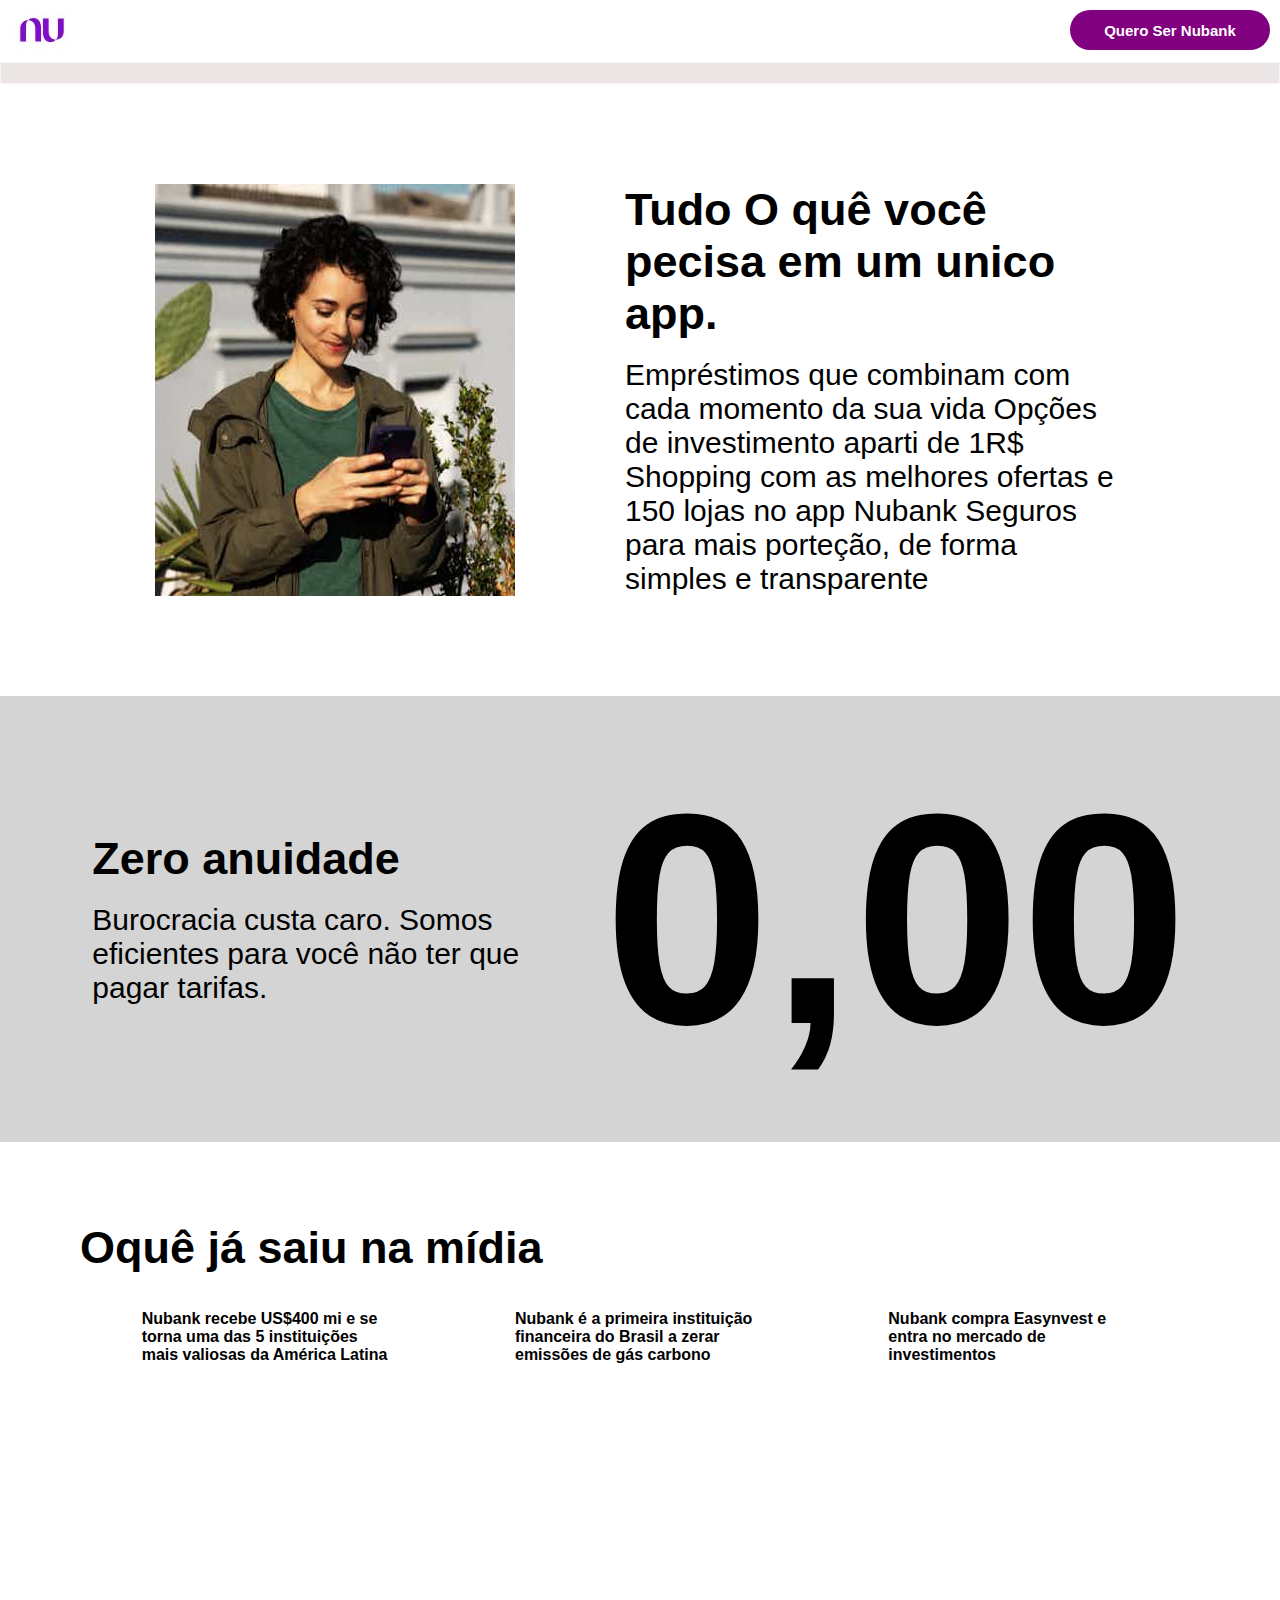
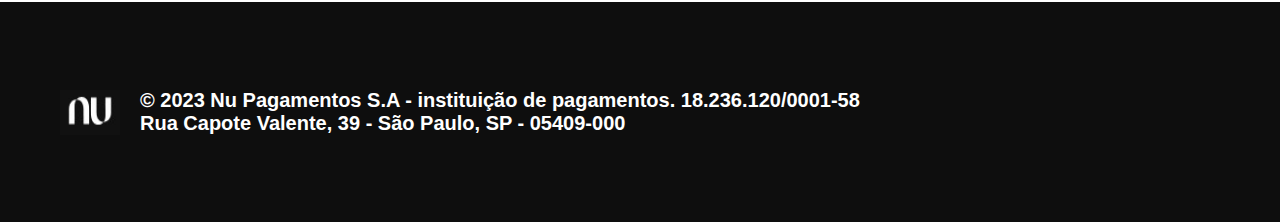
<file: [PWEB - Tarde][AVALIAÇÂO 1][AIRTON]/index.html>
<!DOCTYPE html>
<html lang="en">
<head>
    <meta charset="UTF-8">
    <meta name="viewport" content="width=device-width, initial-scale=1.0">
    <title>Avaliação</title>
    <link rel="stylesheet" href="estilos.css">
</head>
<body>

    <!--Cabeçalho-->

    <header>
        <img src="./img/logotipo-nubank-roxo.png">
        <button class="nuBtn">Quero Ser Nubank</button>
    </header>


    <div class="Espacamento"></div>    <!--Espaçamento entre a seção e cabeçalho-->


    <!--Seção1-->

    <section class="secao1">
        <img src="./img/mulher-celular.jpg">
        <div class="textSec1">
            <span class="titulo">Tudo O quê você pecisa em um unico app.</span>
            <br>
            <br>
            <span class="text">
                Empréstimos que combinam com cada momento da sua vida
                Opções de investimento aparti de 1R$
                Shopping com as melhores ofertas e 150
                lojas no app Nubank
                Seguros para mais porteção, de forma
                simples e transparente
            </span>
        </div>
    </section>

    <!--Seção2-->

    <section class="secao2">
        <div class="textsec2">
            <span class="titulo2">
                Zero anuidade
            </span>
            <br>
            <br>
            <span class="text2">
                Burocracia custa caro. Somos<br>
                eficientes para você não ter que<br>
                pagar tarifas.
            </span>
        </div>
        <span class="num">0,00</span>
    </section>


    <!--Seção3-->

    <section class="secao3">
        <div class="container">
        <span class="titulo3">Oquê já saiu na mídia</span>
        <br>
        <br>
        <br>
        <div class="textsec3">
            <span class="element1">
                Nubank recebe US$400
                mi e se torna uma das 5
                instituições mais valiosas
                da América Latina
            </span>
            <span class="element2">
                Nubank é a primeira
                instituição financeira do
                Brasil a zerar emissões de
                gás carbono
            </span>
            <span class="element3">
                Nubank compra Easynvest
                e entra no mercado de
                investimentos
            </span>
        </div>
        </div>
    </section>

    <footer>
        <img class="imgFooter" src="./img/logotipo-nubank-branco.png">
         <span class="textFooter">
            &copy; 2023 Nu Pagamentos S.A - instituição de pagamentos. 18.236.120/0001-58<br>
            Rua Capote Valente, 39 - São Paulo, SP - 05409-000
         </span>
    </footer>
</body>
</html>
</file>
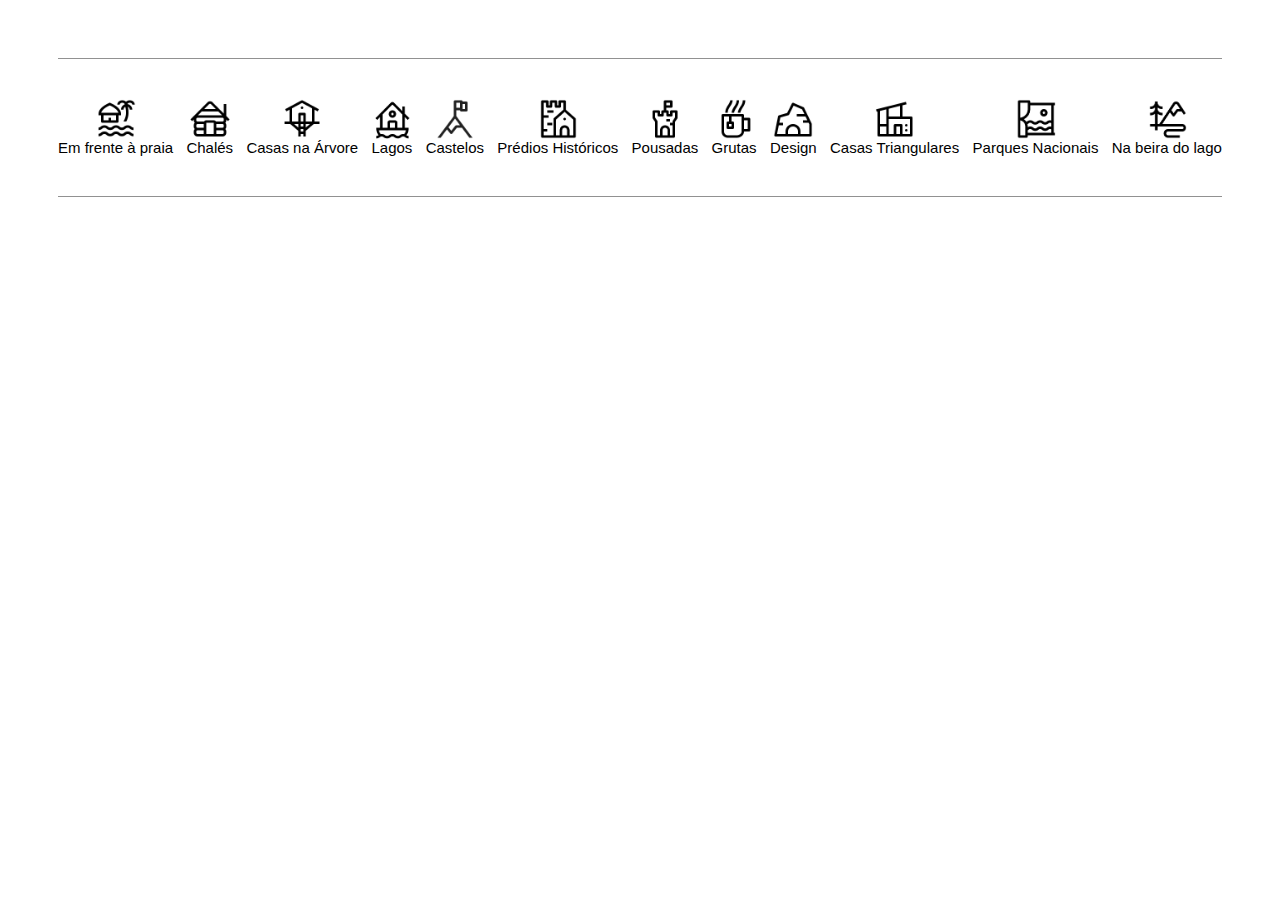
<file: [PWEB-Tarde] [Aula 4] [Flexbox] [Airton]/index.html>
<!DOCTYPE html>
<html lang="en">
<head>
    <meta charset="UTF-8">
    <meta name="viewport" content="width=device-width, initial-scale=1.0">
    <link rel="stylesheet" href="estilos.css">
    <title>Aula04</title>
</head>
<body>
    <div class="container">
        
        <div class="containerimg">
            <img src="img/1.jpg">
            <spam>Em frente à praia</spam>
        </div>

        <div class="containerimg">
            <img src="img/2.jpg">
            <spam>Chalés</spam>
        </div>

        <div class="containerimg">
            <img src="img/3.jpg">
            <spam>Casas na Árvore</spam>
        </div> 
        <div class="containerimg">
            <img src="img/4.jpg">
            <spam>Lagos</spam>
        </div> 

        <div class="containerimg">
            <img src="img/5.jpg">
            <spam>Castelos</spam>
        </div> 
        <div class="containerimg">
            <img src="img/6.jpg">
            <spam>Prédios Históricos</spam>
        </div> 

        <div class="containerimg">
            <img src="img/7.jpg">
            <spam>Pousadas</spam>
        </div> 
        <div class="containerimg">
            <img src="img/8.jpg">
            <spam>Grutas</spam>
        </div> 

        <div class="containerimg">
            <img src="img/9.jpg">
            <spam>Design</spam>
        </div> 

        <div class="containerimg">
            <img src="img/10.jpg">
            <spam>Casas Triangulares</spam>
        </div> 

        <div class="containerimg">
            <img src="img/12.jpg">
            <spam>Parques Nacionais</spam>
        </div> 

        <div class="containerimg">
            <img src="img/13.jpg">
            <spam>Na beira do lago</spam>
        </div> 

    </div>
</body>
</html>
</file>
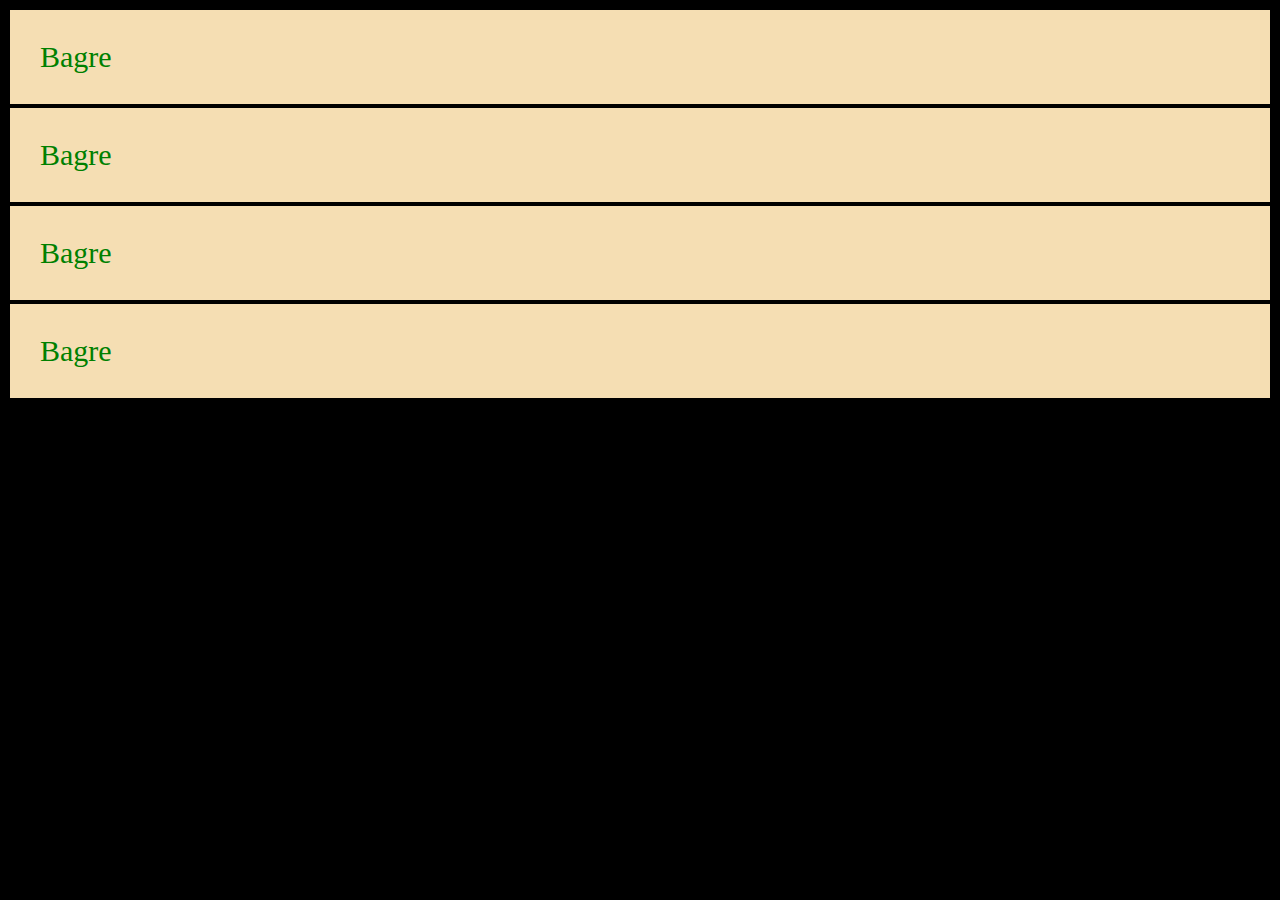
<file: [PWEB-Tarde][Aula10][Animação CSS][Airton]/index.html>
<!DOCTYPE html>
<html lang="en">
<head>
    <meta charset="UTF-8">
    <meta name="viewport" content="width=device-width, initial-scale=1.0">
    <title>Document</title>
    <!--lINKS CSS-->
    <link rel="stylesheet" href="estilos.css">
</head>
<body>
    <div class="nome">Bagre</div>
    <div class="nomeDois">Bagre</div>
    <div class="nomeTres">Bagre</div>
    <div class="nomeQuatro">Bagre</div>
</body>
</html>
</file>
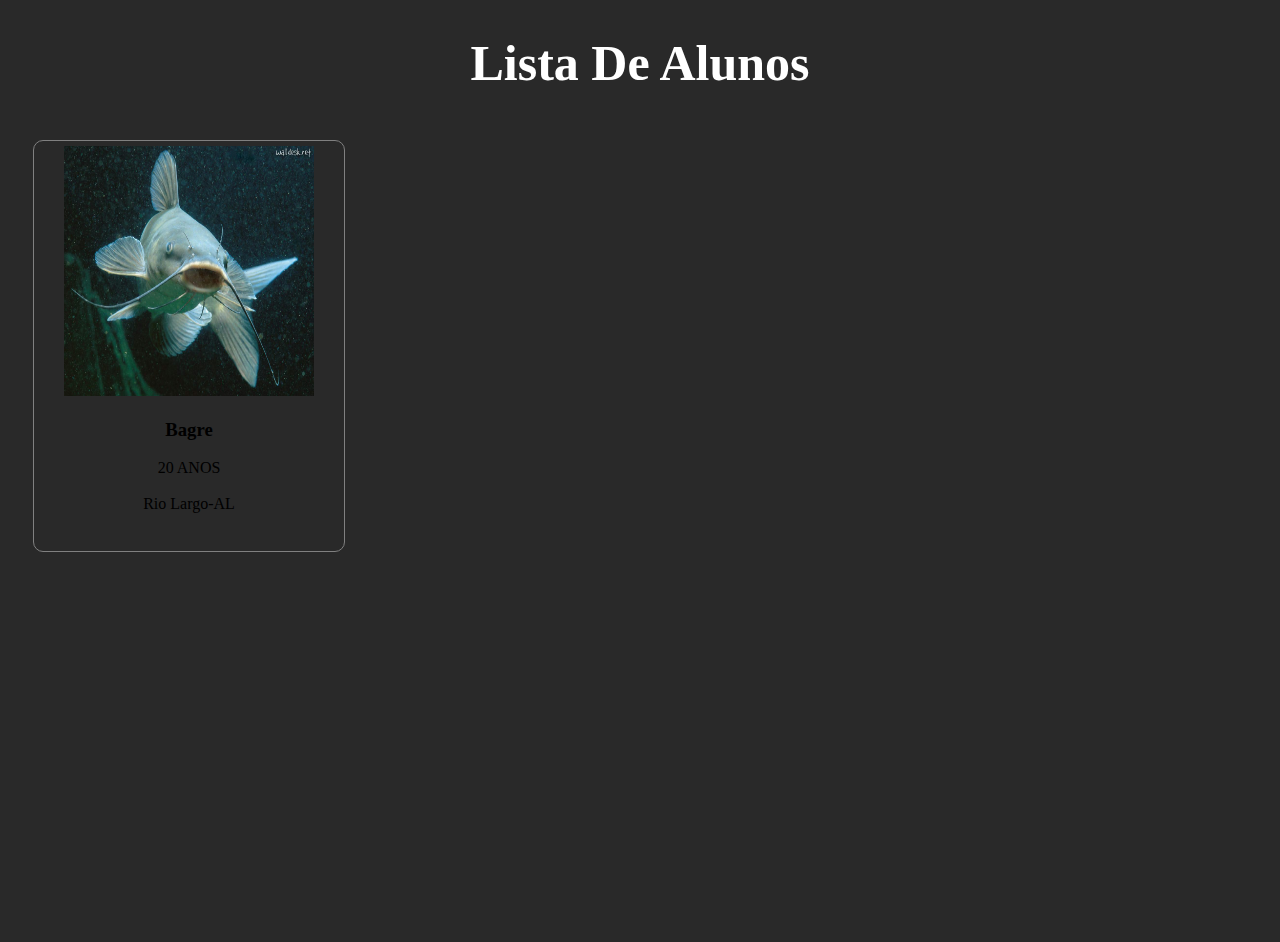
<file: Aula01P2/index.html>
<!DOCTYPE html>
<html lang="en">
<head>
    <meta charset="UTF-8">
    <meta http-equiv="X-UA-Compatible" content="IE=edge">
    <meta name="viewport" content="width=device-width, initial-scale=1.0">
    <link rel="stylesheet" href="styles.css">
    <title>Lista de alunos</title>
</head>
<body>
    <div class="container">
        <h1>Lista De Alunos</h1>

        <div class="alunos">
            <div class="aluno1">
                <img class="alunoImg" src="Bagre.jpg" alt="Bagre">
                <h3>Bagre</h3>
                <span>20 ANOS</span><br><br>
                <span>Rio Largo-AL</span>
            </div>
        </div>
    </div>
</body>
</html>
</file>
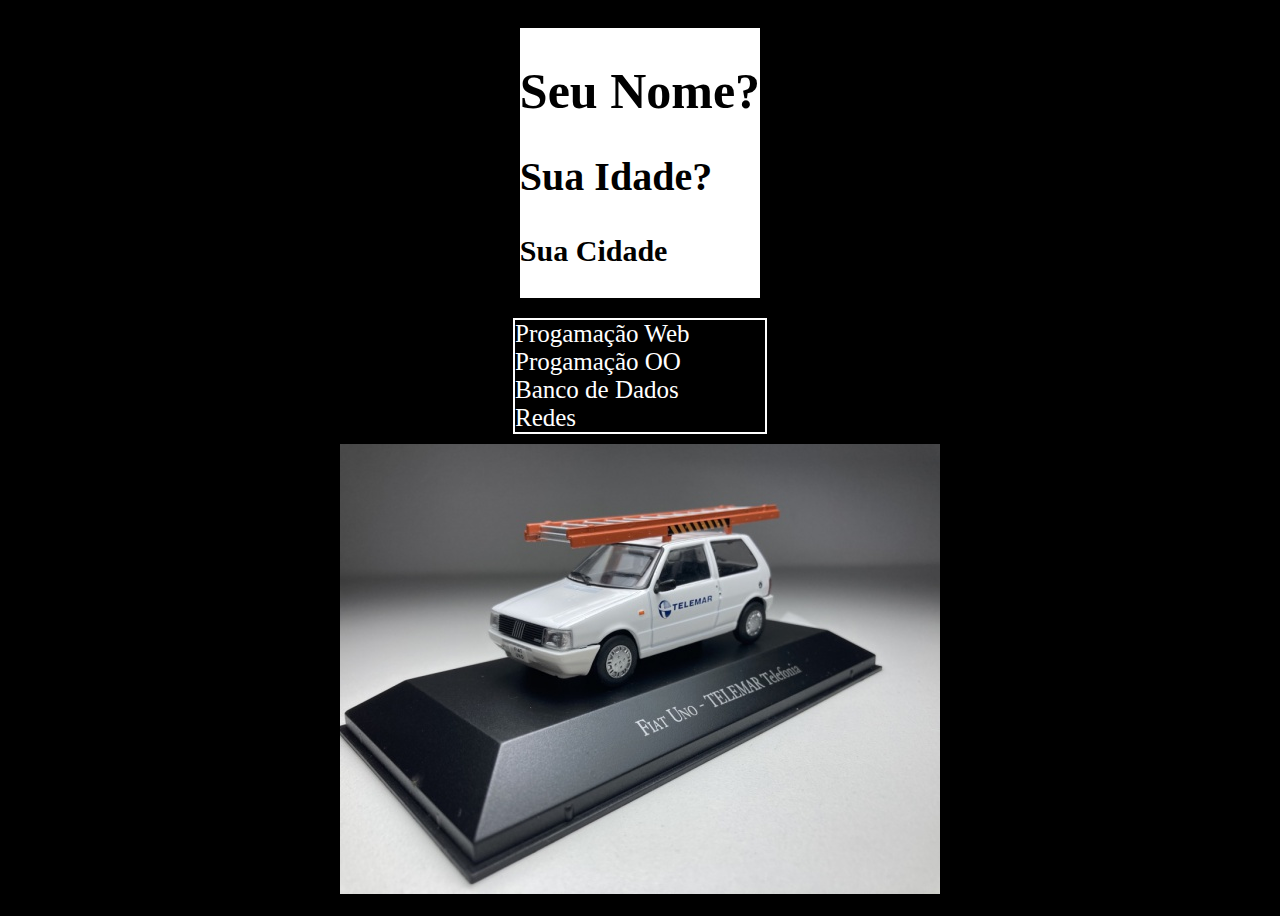
<file: Aula01P1/p1/Aula01.html>
<!DOCTYPE html>
<html lang="en">
<head>
    <meta charset="UTF-8">
    <meta http-equiv="X-UA-Compatible" content="IE=edge">
    <meta name="viewport" content="width=, initial-scale=1.0">
    <link rel="stylesheet" href="styles.css">
    <title>Aula01</title>
</head>
<body>
    <div class="container">
        <div class="containerDados">
            <h1>Seu Nome?</h1>
            <h2>Sua Idade?</h2>
            <h3>Sua Cidade</h3>
        </div>
    
        <div class="containerSpans">
            <span>Progamação Web</span><br>
            <span>Progamação OO</span><br>
            <span>Banco de Dados</span><br>
            <span>Redes</span>
        </div>
        
        <div class="containerImgs">
            <img src="Uno.jpg" alt="VRUUM">
        </div>
    </div>
</body>
</html>
</file>
<file: [PWEB - Tarde][AVALIAÇÂO 1][AIRTON]/estilos.css>
body {
    margin: 0;
    padding: 0;
}


header {
    display: flex;
    justify-content: space-between;
    padding: 10px;
}

.nuBtn {
    background-color: purple;
    border-radius: 50px;
    height: 40px;
    width: 200px;
    border-style: none;
    color: white;
    font-size: 15px;
    font-weight: 800;
}

.Espacamento {
    background-color: rgb(236, 230, 230);
    height: 20px;
    border: 1px solid whitesmoke;
}

/*Section 01*/

.secao1 {
    display: flex;
    justify-content: space-around;
    padding: 100px;
}

.textSec1 {
    width: 500px;
    justify-content: center;
    flex-direction: column;
}

.titulo {
    font-weight: 800;
    font-size: 45px;
    font-family: Arial, Helvetica, sans-serif;
}   
.text {
    font-family:Arial, Helvetica, sans-serif;
    font-size: 30px;
}

/*Section 02*/


.secao2 {
    background-color: rgb(212, 212, 212);
    display: flex;
    justify-content: space-around;
    padding: 50px;
    margin: 0;
    align-items: center;
}

.textsec2 {
    flex-direction: column;
    justify-content: center;
}

.titulo2 {
    font-weight: 800;
    font-size: 45px;
    font-family: Arial, Helvetica, sans-serif;
}

.text2 {
    font-family:Arial, Helvetica, sans-serif;
    font-size: 30px;
}

.num {
    font-family: Arial, Helvetica, sans-serif;
    font-size: 300px;
    font-weight: 900;
}

/*Section 03*/

.secao3 {
    flex-direction: column;
    justify-content: center;
    padding: 80px;
    align-items: center;
    height: 300px;
}

.container {
    flex-direction: column;
    
}

.titulo3 {
    font-weight: 800;
    font-size: 45px;
    font-family: Arial, Helvetica, sans-serif;
    
}

.textsec3 {
    display: flex;
    justify-content: space-around;
}

.element1,.element2,.element3 {
    width: 250px;
    font-family: Arial, Helvetica, sans-serif;
    font-weight: 800;

}


/*Footer*/


footer {
    background-color: rgb(14, 14, 14);
    color: white;
    display:  flex;
    height: 100px;
    padding: 60px;
    gap: 20px;
    align-items: center;
}

.imgFooter {
    width: 60px;
    height: 45px;
}

.textFooter {
    font-family: Arial, Helvetica, sans-serif;
    font-size: 20px;
    font-weight: 900;
}
</file>
<file: [PWEB-Tarde] [Aula 4] [Flexbox] [Airton]/estilos.css>
body {
    padding: 50px;
}

.container {
    font-family: 'Segoe UI', Tahoma, Geneva, Verdana, sans-serif;
    border-bottom: 1px solid rgb(145, 145, 145);
    border-top: 1px solid rgb(145, 145, 145);
    display: flex;
    flex-direction: row;
    justify-content: space-between;
    padding-top: 40px;
    padding-bottom: 40px;
}

.containerimg {
 display: flex;
 align-items: center;
 flex-direction: column;

}

img{
    width: 40px;
}

spam {
    font-size: 15px;
}
</file>
<file: [PWEB-Tarde][Aula10][Animação CSS][Airton]/estilos.css>
@keyframes crescer {        /*Nome da animação*/
    from{ padding: 16px; }   /*começo da animação*/
    to{ padding: 160px; }    /*Final da animação*/
}

body {
    background-color: #000000;
}

.nome {
    color: green;
    padding: 30px;
    font-size: 30px;
    background-color: wheat;
    border: solid black 2px;
}

.nome:hover {

    animation-name: crescer; /*nome da animação*/
    animation-duration: 1s; /*Duração da animação*/

}

/*Animação 2*/


@keyframes direita {
    from{ margin-left: 20px; }
    to{
        margin-left: 800px;
        color: #fff;
        border: orange solid 1px;
        background-color: green;
    }
}

.nomeDois {
    color: green;
    padding: 30px;
    font-size: 30px;
    background-color: wheat;
    border: solid black 2px;
}

.nomeDois:hover {
    animation-name: direita;
    animation-duration: 1s;
    animation-timing-function: ease-out;
}

/*Animação 3*/

@keyframes girar {
    from{}
    to{transform: rotate(360000deg);
    }
    
}

.nomeTres {
    color: green;
    padding: 30px;
    font-size: 30px;
    background-color: wheat;
    border: solid black 2px;
}

.nomeTres:hover {
    animation-name: girar;
    animation-duration: 60s;
    animation-timing-function: ease-in-out;

}

/*Animação 4*/

.nomeQuatro {
    color: green;
    padding: 30px;
    font-size: 30px;
    background-color: wheat;
    border: solid black 2px;
    animation-name: movimento;
    animation-duration: 10s;
}

@keyframes  movimento {

    0%{}

    25%{
        transform: translateX(0);
        transform: translate(-200px);
    }

    50%{

    }
    
}
</file>
<file: Aula01P2/styles.css>
body {
    background-color: rgb(41, 41, 41);
}

.container {
    margin: auto;
    justify-content: center;
    align-items: center;
    text-align: center;
    height: 100vh;
}

h1 {
    color: #fff;
    font-size: 50px;
}

.alunos {
    justify-content: center;
    align-items: center;
    text-align: center;
    margin: 10px;
    padding: 5px;
    width: auto;
    height: auto;
}

.aluno1 {
    margin: 10px;
    padding: 5px;
    border: solid 1px grey;
    border-radius: 10px;
    width: 300px;
    height: 400px;
}

.alunoImg {
    width: 250px;
    height: 250px;
}
</file>
<file: Aula01P1/p1/styles.css>
body {
    background-color: black;
    color: white;
}

.container {
    display: flex;
    flex-direction: column;
    justify-content: center;
    align-items: center;
    height: 100vh;
}

h1 {
    font-size: 50px;
}

h2 {
    font-size: 40px;
}

h3 {
    font-size: 30px;
}

.containerDados {
    margin: 10px;
    background-color: white;
    color: black;
}

.containerSpans {
    margin: 10px;
    font-size: 25px;
    border: 2px solid white;
    width: 250px;
}
</file>
